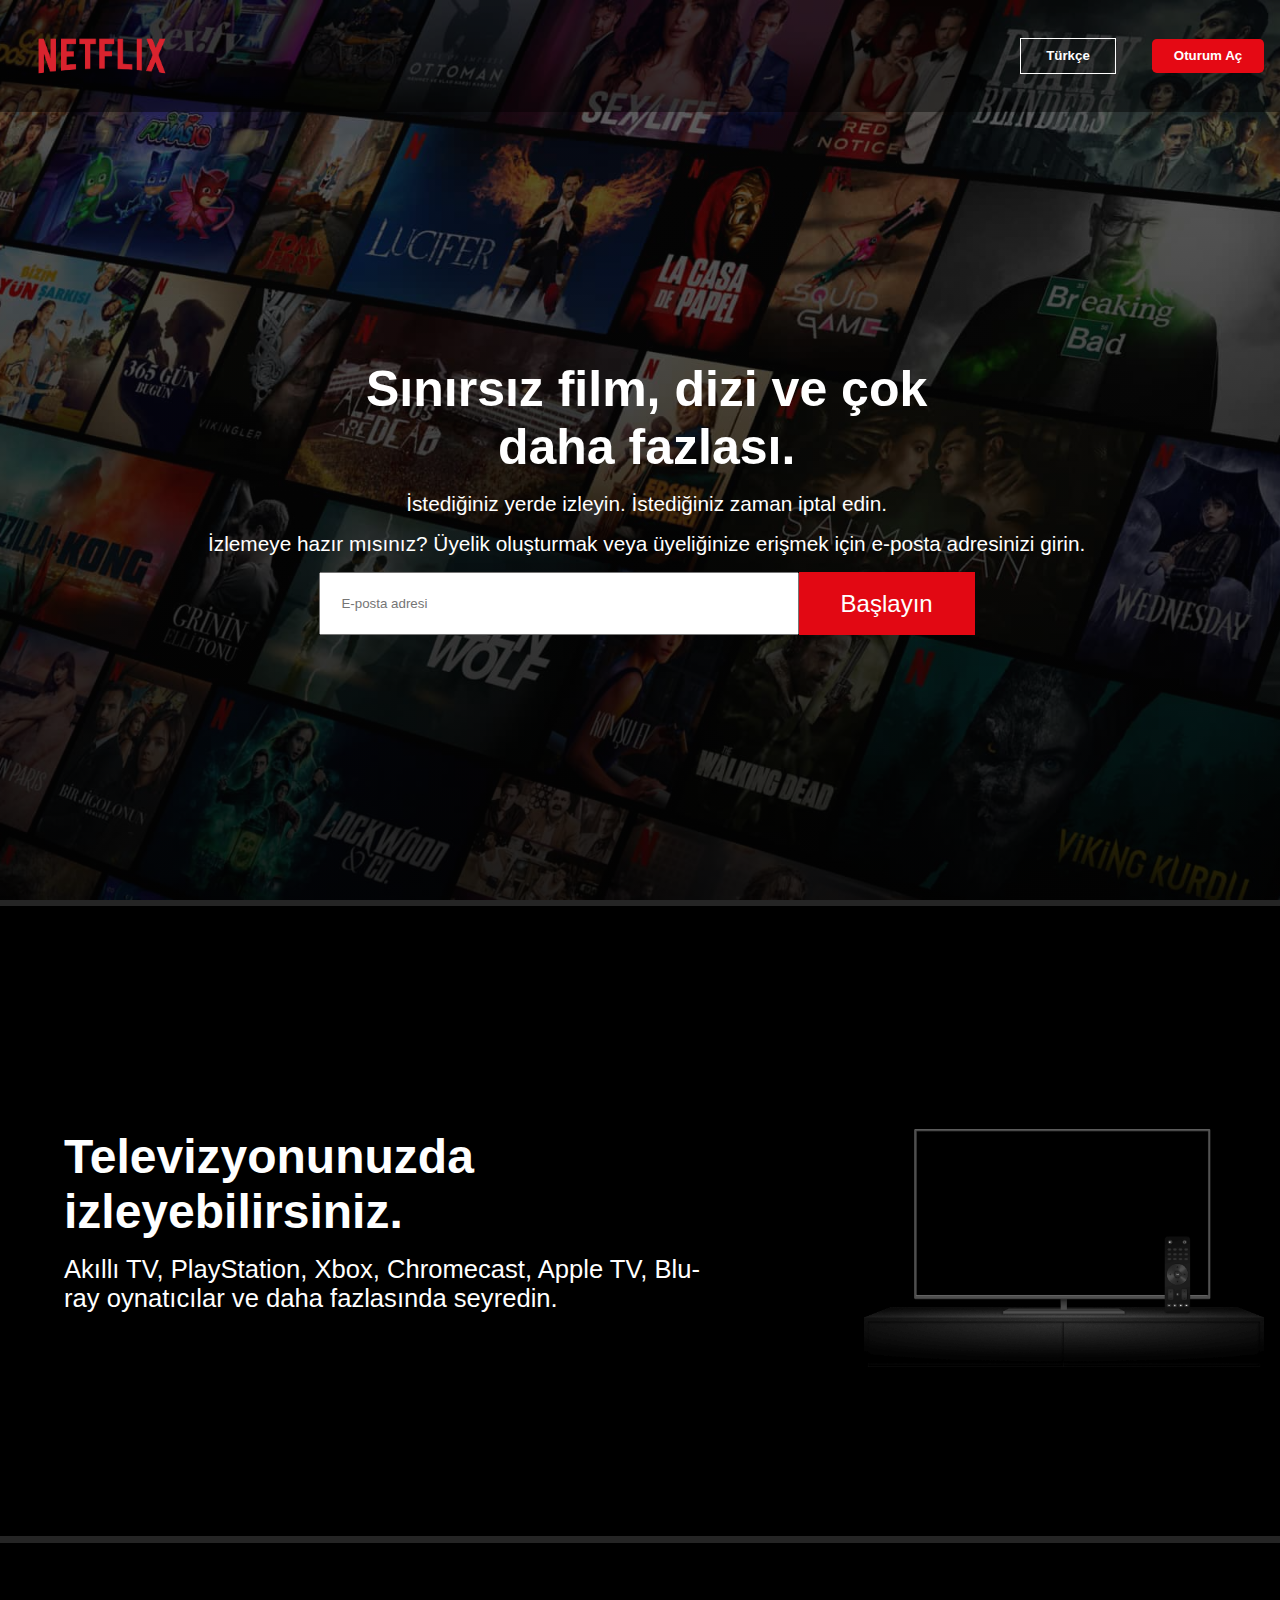
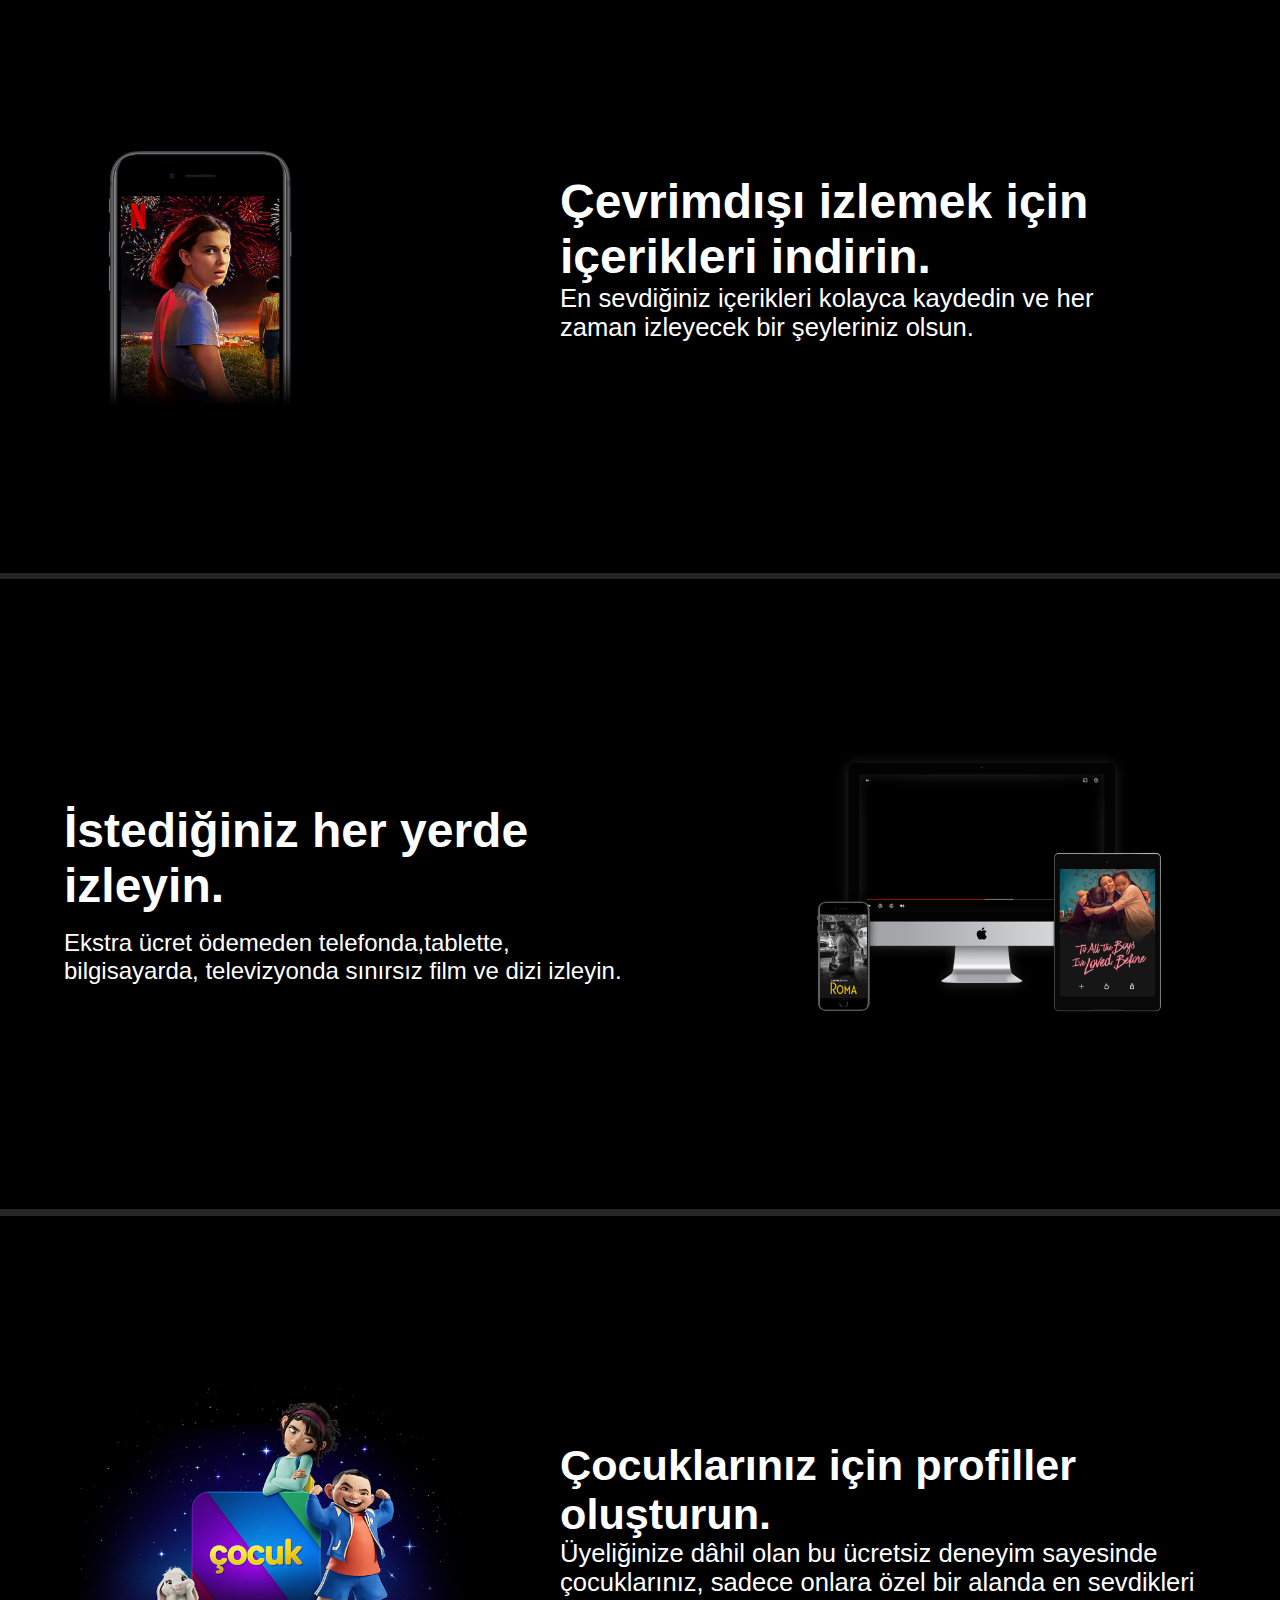
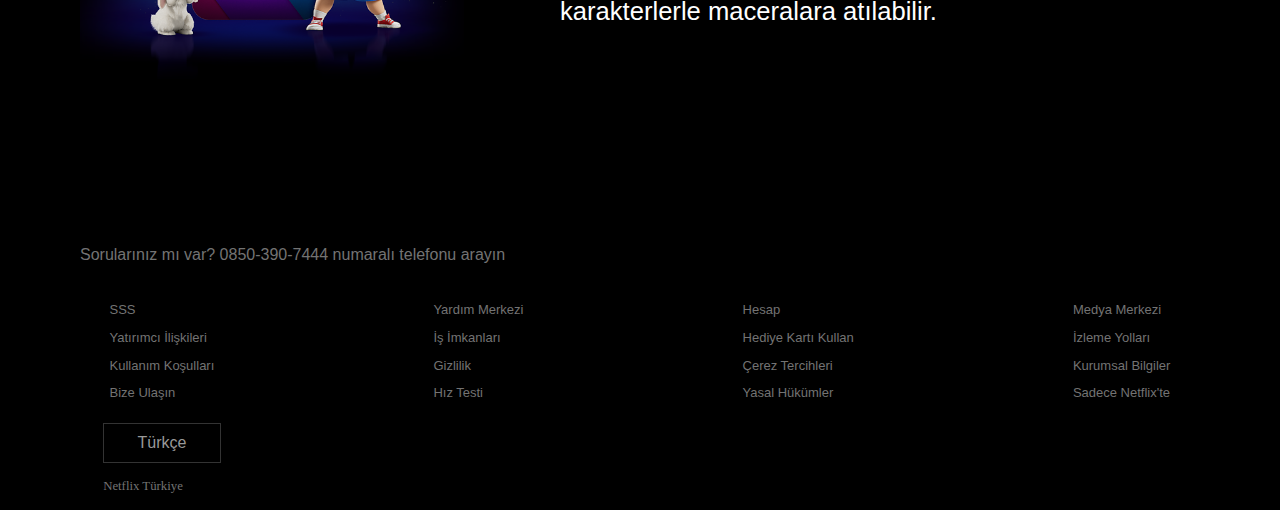
<file: index.html>
<!DOCTYPE html>
<html lang="en">

<head>
    <meta charset="UTF-8">
    <meta http-equiv="X-UA-Compatible" content="IE=edge">
    <meta name="viewport" content="width=device-width, initial-scale=1.0">
    <link rel="stylesheet" href="assets/index.css">
    <link rel="stylesheet" href="https://cdnjs.cloudflare.com/ajax/libs/font-awesome/6.3.0/css/all.min.css"
        integrity="sha512-SzlrxWUlpfuzQ+pcUCosxcglQRNAq/DZjVsC0lE40xsADsfeQoEypE+enwcOiGjk/bSuGGKHEyjSoQ1zVisanQ=="
        crossorigin="anonymous" referrerpolicy="no-referrer" />


    <title>Netflix</title>
</head>

<body>
    <div class="promotinal-container">
        <header>
            <img src="images/Netflix_Logo_PMS.png" alt="">
            <div class="header-buttons">
                <button><i class="fa-solid fa-globe"></i> Türkçe <i class="fa-solid fa-caret-down"></i></button>
                <a href="http://169.254.238.115:5501/login.html"><button>Oturum Aç</button></a>
            </div>
        </header>

        <div class="promotinal-text">
            <h3>Sınırsız film, dizi ve çok <br> daha fazlası.</h3>
            <p>İstediğiniz yerde izleyin. İstediğiniz zaman iptal edin.</p>
            <p>İzlemeye hazır mısınız? Üyelik oluşturmak veya üyeliğinize erişmek için e‑posta adresinizi girin.</p>

            <div class="promotinal-mail">
                <input type="email" placeholder="E-posta adresi">
                <button class="start-button">Başlayın <i class="fa-solid fa-chevron-right"></i></button>
            </div>

        </div>
    </div>

    <div class="cards">
        <div class="box1">
            <h2>Televizyonunuzda izleyebilirsiniz.</h2>
            <p>Akıllı TV, PlayStation, Xbox, Chromecast, Apple TV, Blu-ray oynatıcılar ve daha fazlasında seyredin.</p>
        </div>
        <div class="tv-image">
            <img src="images/tv.png" alt="" width="400px">
        </div>
    </div>


    <div class="cards">
        <div class="mobile-image">
            <img src="images/mobile-0819.jpg" alt="" width="400px">
        </div>
        <div class="mobile-box">
            <h2>Çevrimdışı izlemek için içerikleri indirin.</h2>
            <p>En sevdiğiniz içerikleri kolayca kaydedin ve her zaman izleyecek bir şeyleriniz olsun.</p>
        </div>

    </div>

    <div class="cards">
        <div class="all-devices">
            <h2>İstediğiniz her yerde izleyin.</h2>
            <p>Ekstra ücret ödemeden telefonda,tablette, bilgisayarda, televizyonda sınırsız film ve dizi izleyin.</p>
        </div>
        <div class="tv-image">
            <img src="images/device-pile.png" alt="" width="400px">
        </div>
    </div>


    <div class="cards">
        <div class="child-image">
            <img src="images/child.png" alt="" width="400px">
        </div>
        <div class="child-box">
            <h2>Çocuklarınız için profiller oluşturun.</h2>
            <p>Üyeliğinize dâhil olan bu ücretsiz deneyim sayesinde çocuklarınız, sadece onlara özel bir alanda en
                sevdikleri karakterlerle maceralara atılabilir.</p>
        </div>
    </div>

    <p class="footer-top">Sorularınız mı var? 0850-390-7444 numaralı telefonu arayın</p>
    <div class="footer-container">

        <div class="sec">
            <a href="">SSS</a>
            <a href="">Yatırımcı İlişkileri</a>
            <a href="">Kullanım Koşulları</a>
            <a href="">Bize Ulaşın</a>
            <button><i class="fa-solid fa-globe"></i> Türkçe <i class="fa-solid fa-caret-down"></i></button>
            <p>Netflix Türkiye</p>
        </div>

        <div class="sec">
            <a href="">Yardım Merkezi</a>
            <a href="">İş İmkanları</a>
            <a href="">Gizlilik</a>
            <a href="">Hız Testi</a>
        </div>

        <div class="sec">
            <a href="">Hesap</a>
            <a href="">Hediye Kartı Kullan</a>
            <a href="">Çerez Tercihleri</a>
            <a href="">Yasal Hükümler</a>
        </div>

        <div class="sec">
            <a href="">Medya Merkezi</a>
            <a href="">İzleme Yolları</a>
            <a href="">Kurumsal Bilgiler</a>
            <a href="">Sadece Netflix'te</a>
        </div>
    </div>

 

</body>

</html>
</file>
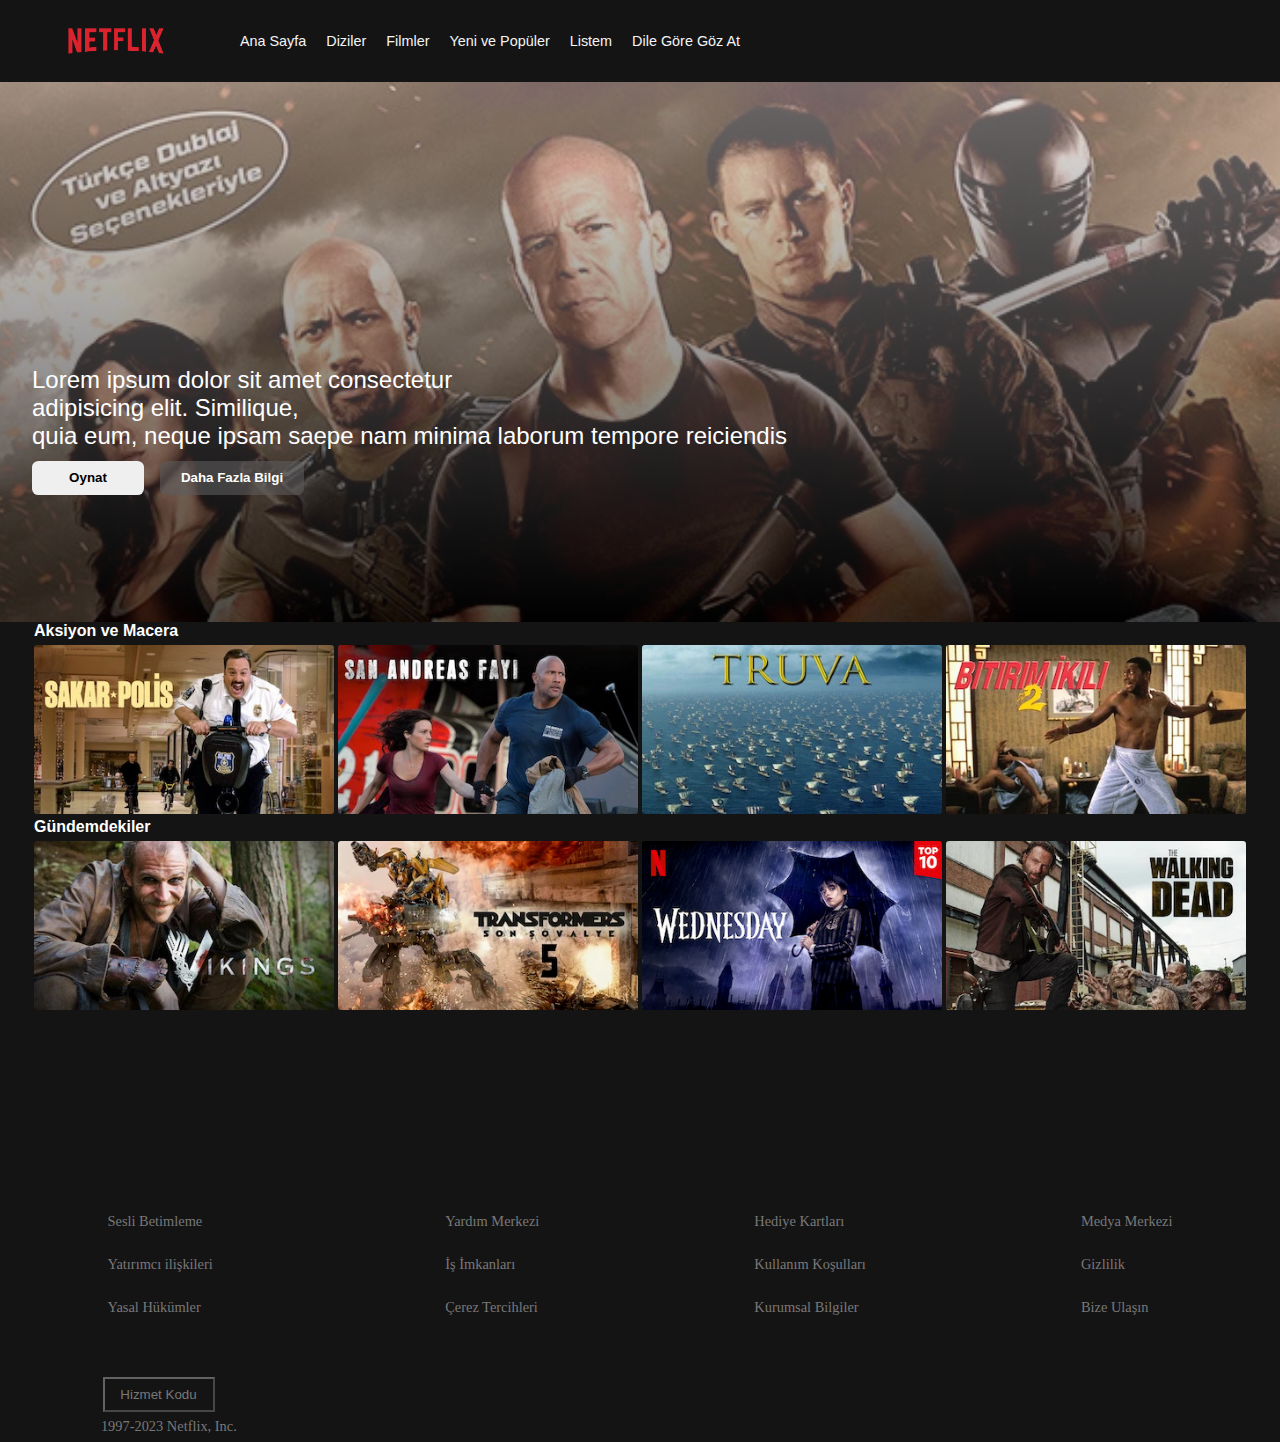
<file: browse.html>
<!DOCTYPE html>
<html lang="en">

<head>
    <meta charset="UTF-8">
    <meta http-equiv="X-UA-Compatible" content="IE=edge">
    <meta name="viewport" content="width=device-width, initial-scale=1.0">
    <link rel="stylesheet" href="assets/browse.css">
    <link rel="stylesheet" href="https://cdnjs.cloudflare.com/ajax/libs/font-awesome/6.3.0/css/all.min.css"
        integrity="sha512-SzlrxWUlpfuzQ+pcUCosxcglQRNAq/DZjVsC0lE40xsADsfeQoEypE+enwcOiGjk/bSuGGKHEyjSoQ1zVisanQ=="
        crossorigin="anonymous" referrerpolicy="no-referrer" />
    <title>Ana Sayfa</title>
    <link rel="icon" href="images/4375011_logo_netflix_icon.png" />

</head>

<body>

    <header>
        <img src="images/Netflix_Logo_PMS.png" alt="" width="120px">
        <!-- <h2>Netflix</h2> -->
        <nav>
            <ul>
                <li><a href="">Ana Sayfa</a></li>
                <li><a href="">Diziler</a></li>
                <li><a href="">Filmler</a></li>
                <li><a href="">Yeni ve Popüler</a></li>
                <li><a href="">Listem</a></li>
                <li><a href="">Dile Göre Göz At</a></li>


            </ul>

        </nav>
        <div class="search">
            <ul>

                <li><a href="" class="search-icon"><i class="fa-solid fa-magnifying-glass"></i></a></li>
                <input type="text" class="search-input">
                <li class="notification"><a href=""><i class="fa-regular fa-bell"></i></a></li>
                <div class="notification-text">
                    Yeni bildirim yok
                </div>
            </ul>

        </div>

    </header>


    <section>
        <div class="movie">
            <p>Lorem ipsum dolor sit amet consectetur <br> adipisicing elit. Similique, <br> quia eum, neque ipsam saepe
                nam minima laborum tempore reiciendis</p>
            <button type="button"> <i class="fa-solid fa-play"></i> Oynat</button>
            <button class="info" type="button"> <i class="fa-solid fa-circle-info"></i> Daha Fazla Bilgi</button>
        </div>
    </section>

    <main>

        <div class="movie-page">

            <div class="action">
                <h4 class="category-title">
                    Aksiyon ve Macera
                </h4>
                <img src="images/AAAABfsc4i-lJ7kvSv_jwjgCcw6EXqk_qjOA-L7Wao7-W9kgxt-qMG1P0EqEQDlkpJCqnB5WvdZ4p0lKXMz-iQOenRkkuBaPIhDd6Uk.jpg"
                    alt="">
                <img src="images/AAAABbTj-c2xW4Bj0YUc2v83uUrBzc5tiAUUGVKdEdhnV--OWzoCiKiamwoQXkbmGOv6nLfjTYxe7eaSQY7D9rxBPkTJqI5f9Cu8pZ4.jpg"
                    alt="">
                <img src="images/AAAABezE0lte7ShSk7hDvwP09orC5wvrY1rkTGUjnjNv0Q-g2Ph0va_cPLvqXU7fyFpKI6e6iJjXmn2pK7v5ERwKisibgCiVZvslWlA.jpg"
                    alt="">
                <img src="images/AAAABVXmcsoiuw1tw9KCTSRw6vx_wX_U7VpaxSylv4YJNjlvBPHyIcA8Yj2MJqhdrsuhsus_ZOQPQQqukCKkHU13Xpiuze1NAg9Rt9M.jpg"
                    alt="">

            </div>

            <div class="agenda">
                <h4 class="category-title">
                    Gündemdekiler
                </h4>
                <img src="images/AAAABbDqvGygDZo5eywiBbV-oKuhBjOUCPZbVTgXiJUboymKfU_RTeFc-R5qWDJuOvDrns68Ahnx8wRbdhRs8M8R5GFnRVtyMGRw.jpg"
                    alt="">
                <img src="images/AAAABQl4tWPCyxjPsBy4uU65XHLKLCu5Lu42cdm6hNHx5ph3bIgEAv4Tws33E4-DqWeL5b1JFUXOul9pSVJQUkE7XmQIbIm4bNSn.png"
                    alt="">
                <img src="images/AAAABW1IBiR27_qKafiKN5fd6SzQYPWhJWNPdE-646jpL7hDo4dRHvKuPlxyzp8R-kh7yG22HBtir8T-Jv3-RyC0TGeOhDyz5X8p.png"
                    alt="">
                <img src="images/AAAABQv-E0e7Msi7sgp50TKwrAlWNVIpjZ7gtCvaNv3mf0uPsOQq9AskTMHiXeREtgdYrZmITQHgkx0piOwcQjMh_-l4yeGw235wpjc.jpg"
                    alt="">
            </div>


        </div>
    </main>

    <div class="social-links">
        <a href=""><i class="fa-brands fa-facebook"></i></a>
        <a href=""><i class="fa-brands fa-instagram"></i></a>
        <a href=""><i class="fa-brands fa-twitter"></i></a>
        <a href=""><i class="fa-brands fa-youtube"></i></a>
    </div>

    <footer>


        <div class="sec">
            <a href="">Sesli Betimleme</a>
            <a href="">Yatırımcı ilişkileri</a>
            <a href="">Yasal Hükümler</a>
            <button type="button">Hizmet Kodu</button>
            <p class="footer-text">1997-2023 Netflix, Inc.</p>
        </div>

        <div class="sec">
            <a href="">Yardım Merkezi</a>
            <a href="">İş İmkanları</a>
            <a href="">Çerez Tercihleri</a>
        </div>

        <div class="sec">
            <a href="">Hediye Kartları</a>
            <a href="">Kullanım Koşulları</a>
            <a href="">Kurumsal Bilgiler</a>
        </div>

        <div class="sec">
            <a href="">Medya Merkezi</a>
            <a href="">Gizlilik</a>
            <a href="">Bize Ulaşın</a>
        </div>

    </footer>

</body>

</html>
</file>
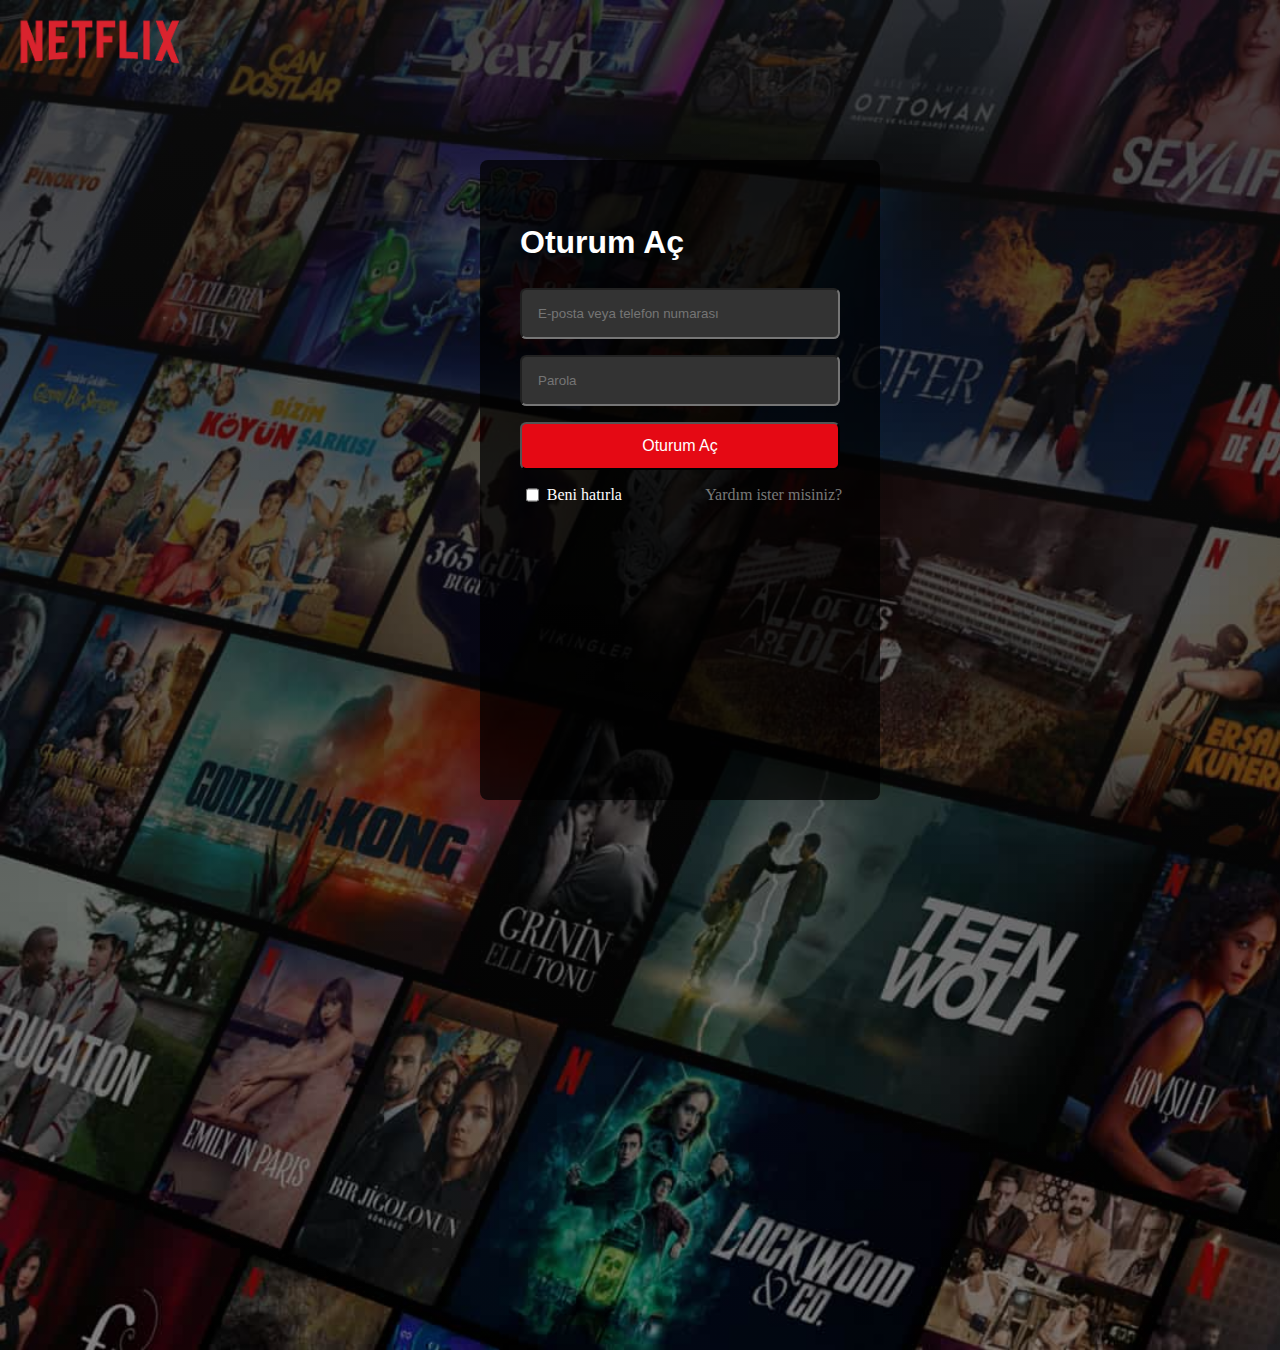
<file: login.html>
<!DOCTYPE html>
<html lang="en">
<head>
    <meta charset="UTF-8">
    <meta http-equiv="X-UA-Compatible" content="IE=edge">
    <meta name="viewport" content="width=device-width, initial-scale=1.0">
    <link rel="stylesheet" href="https://cdnjs.cloudflare.com/ajax/libs/font-awesome/6.3.0/css/all.min.css"
    integrity="sha512-SzlrxWUlpfuzQ+pcUCosxcglQRNAq/DZjVsC0lE40xsADsfeQoEypE+enwcOiGjk/bSuGGKHEyjSoQ1zVisanQ=="
    crossorigin="anonymous" referrerpolicy="no-referrer"/>
    <link rel="stylesheet" href="assets/login.css">
    <link rel="icon" href="/images/4375011_logo_netflix_icon.png">
    <title>Netflix Login</title>
</head>
<body>
    
    <header>
        <img src="../images/Netflix_Logo_PMS.png" alt="" width="200px">
    </header>

    <div class="login-container">
        <div class="user-data">
            <h2>Oturum Aç</h2>
            <input type="email" placeholder="E-posta veya telefon numarası">
            <input type="password" placeholder="Parola">
        </div>
        <div class="sign">
           <a href="http://169.254.238.115:5501/browse.html"><button class="sign-button"> Oturum Aç</button></a> 
        </div>
        <div class="login-footer">
            <input type="checkbox" placeholder="Beni hatırla" class="check"> <p>Beni hatırla</p> 
            <a href="">Yardım ister misiniz?</a>
        </div>
    </div>
</body>
</html>
</file>
<file: assets/index.css>
* {
    padding: 0;
    margin: 0;
    box-sizing: border-box;
}


body {
    background-color: #252525;

}

/* Navbar */

header {
    display: flex;
    justify-content: space-between;
    align-items: center;
    background-color: rgba(0, 0, 0, 0.445);
    width: 100%;
}

header img {
    width: 160px;
    margin: 1.4rem;
}


.header-buttons button:first-child {
    width: 6rem;
    padding: .6rem;
    margin: 1rem;
    background-color: transparent;
    border: 1px solid white;
    color: white;
    font-weight: bold;

}

.header-buttons button:last-child {
    color: white;
    background-color: #E50914;
    border-radius: .3rem;
    border: none;
    padding: .6rem;
    width: 7rem;
    margin: 1rem;
    font-weight: bold;
    cursor: pointer;
}

/* Navbar End*/




/* Promotinal */

/*  */
.promotinal-container {
    background: linear-gradient(rgba(8, 8, 8, 0.5), rgba(2, 2, 2, 0.836)), url("../images/TR-tr-20230206-popsignuptwoweeks-perspective_alpha_website_medium.jpg");
    /* background-image: url(images/TR-tr-20230206-popsignuptwoweeks-perspective_alpha_website_medium.jpg); */
    height: 100vh;
    background-position: center;
    background-repeat: no-repeat;
    background-size: cover;
}

.promotinal-text {
    color: white;
    position: absolute;
    top: 40%;
    left: 13rem;
    text-align: center;
    font-size: 1.3rem;

}

.promotinal-text h3 {
    font-size: 3.125rem;
    font-family: sans-serif;
    margin-bottom: 1rem;
}

.promotinal-text p {
    margin-bottom: 1rem;
    font-family: sans-serif;
}

.promotinal-mail input {
    width: 30rem;
    padding: 1.3rem;

}

.start-button {
    padding: 1.1rem;
    width: 11rem;
    color: white;
    background-color: #E20813;
    border: none;
    font-size: 1.5rem;
    cursor: pointer;
}

.promotinal-mail {
    display: flex;
    justify-content: center;
}

.start-button:hover {
    background-color: #e20813b4;
}



/* Promotinol is complate */


/* card 1 */

.cards {
    margin-top: .4rem;
    background-color: black;
    color: white;
    height: 70vh;
    display: flex;
    align-items: center;
    font-family: sans-serif;
}

.box1 {
    display: flex;
    flex-direction: column;
    width: 40rem;
    margin-right: 10rem;
    margin-left: 4rem;
}

.box1 h2 {
    padding-bottom: 1rem;
    font-size: 3rem;
}

p:last-child {
    font-size: 1.6rem;
}
/* card 1 End*/


/* card 2 */
.offline-mobile {
    margin-top: .4rem;
    background-color: black;
    color: white;
    display: flex;
    align-items: center;


}

.mobile-image {
    margin-right: 10rem;
}

.mobile-box {
    width: 35rem;
    font-size: 2rem;
}


/* card 2 End*/


/* card 3 */

.all-devices {
    display: flex;
    flex-direction: column;
    width: 35rem;
    margin-right: 10rem;
    margin-left: 4rem;
    font-size: 2rem;
}

.all-devices p {
    font-size: 1.5rem;
    margin-top: 1rem;
}

/* card 3 End*/




/* card 4 */



.child-box {
    margin-top: .4rem;
    background-color: black;
    color: white;
    display: flex;
    align-items: center;
    flex-direction: column;
    width: 40rem;
    font-size: 1.8rem;
    margin-left: 5rem;
}

.child-image {
    margin-left: 5rem;
}


/* card 4 End*/



/* footer */

.footer-container {
    background-color: black;
    display: flex;
    justify-content: space-around;
}

.sec {
    margin-top: 2rem;
    display: flex;
    flex-direction: column;

}

.sec a {
    color: #737373;
    padding: .4rem;
    text-decoration: none;
    font-size: 13px;
    font-family: sans-serif;
}


.sec a:hover {
    text-decoration: underline;
}

.sec button {
    background-color: #000;
    border: 1px solid #333;
    color: #999;
    font-size: 16px;
    padding: 10px 15px;
    margin-top: 1rem;
}

.sec p {
    margin-top: 1rem;
    font-size: .8rem;
    color: #737373;
    margin-bottom: 1rem;
}

.footer-top {
    background-color: black;
    color: #737373;
    padding-left: 5rem;
    font-family: sans-serif;
}


/* footer End*/
</file>
<file: assets/browse.css>
* {
    padding: 0;
    margin: 0;
    box-sizing: border-box;

}

body {
    background-color: #141414;
}

/* NAVBAR */

header {
    display: flex;
    align-items: center;
    justify-content: space-around;
    padding: 1rem 2rem;
    position: sticky;
    top: 0%;
    background-color: #141414;
    z-index: 1;
}


nav ul li {
    display: inline-block;
    margin-left: 1rem;
}

nav ul li a {
    text-decoration: none;
    list-style-type: none;
    color: whitesmoke;
    transition: 400ms;
    font-family: sans-serif;
    font-size: .9rem;
}

nav ul li a:hover {
    color: gray;
}

.search {
    margin-left: 25rem;
}

.search ul li {
    color: white;
    display: inline-block;
    color: white;
    list-style-type: none;
    padding: .5rem;

}

.search a {
    color: white;
    text-decoration: none;
    font-size: 1.2rem;
}


.notification-text {
    display: none;
}

.notification:hover+.notification-text {
    display: block;
    color: #797879;
    background-color: rgba(0, 0, 0, 0.774);
    width: 25rem;
    height: 7rem;
    position: absolute;
    transform: translate(-330px, 0px);
    text-align: center;
    line-height: 7rem;
    border: 1px solid;
    border-bottom: white;
}

.search-input {
    display: none;
}

.search-icon:hover+input {
    display: block;
}

/* NAVBAR END*/





/* MOVİE CATEGORY */


.category-title {
    font-family: sans-serif;
    color: white;
    margin-left: 1.rem;
    margin-bottom: .3rem;
}


.movie {
    background: linear-gradient(rgba(212, 204, 204, 0.5), rgba(0, 0, 0, .7)), url("/images/20449153.jpg");
    background-position: center;
    height: 60vh;
    background-repeat: no-repeat;
    background-size: cover;
    color: white;
}

.movie p {
    position: absolute;
    bottom: 50%;
    left: 2rem;
    font-size: 1.5rem;
    font-family: sans-serif;
}


.movie button {
    position: absolute;
    bottom: 45%;
    left: 2rem;
    width: 7rem;
    padding: .6rem;
    border-radius: .4rem;
    outline: none;
    font-weight: bold;
    cursor: pointer;
    border: none;
}


.movie .info {
    position: absolute;
    bottom: 45%;
    left: 10rem;
    width: 9rem;
    padding: .6rem;
    border-radius: .4rem;
    background-color: rgba(94, 92, 92, 0.6);
    color: white;

}

button:hover {
    background-color: rgba(158, 155, 155, 0.589);
}

.movie-page {
    display: flex;
    flex-direction: column;
    align-items: center;
    width: 100%;
}

.movie-page img {
    width: 300px;
    border-radius: .2rem;

}

.movie-page img:hover {
    transform: scale(1.1);
}




/* MOVİE CATEGORY */






/* FOOTER */
footer {
    display: flex;
    justify-content: space-around;
}

.social-links {
    margin-top: 10rem;
    margin-left: 7rem;
}

.social-links a {
    color: white;
    padding: .6rem;
    font-size: 1.4rem;
}


.sec {
    display: flex;
    flex-direction: column;
    font-size: .9rem;

}

.sec a {
    color: #797879;
    text-decoration: none;
    padding: 13px;
}

.sec a:hover {
    text-decoration: underline;

}

.footer-text {
    color: #797879;
    margin: .4rem;


}

.sec button {
    background-color: transparent;
    color: #797879;
    border-color: rgba(255, 255, 255, 0.329);
    width: 7rem;
    margin-left: .5rem;
    padding: .5rem;
    margin-top: 3rem;
}

.sec button:hover {
    color: white;
}

/* FOOTER END*/
</file>
<file: assets/login.css>
*{
    padding: 0;
    margin: 0;
    box-sizing: border-box;
}

body{
    background: linear-gradient(rgba(15, 15, 15, 0.719) , rgba(0, 0, 0, 0.336)) , url("../images/login_background.jpg");
    background-repeat: no-repeat;
    background-size: cover;
    height: 150vh;


}



.login-container{
    display: flex;
    flex-direction: column;
    align-items: center;
    color: white;
    transform: translate(0px , 10rem);
    background-color: rgba(0, 0, 0, 0.712);
    width: 25rem;
    height: 40rem;
    position: absolute;
    left: 30rem;
    top: 0%;
    border-radius: .5rem;
    justify-content: start;
}


/* LOGİN CONTENT */


.user-data{
    display: flex;
    flex-direction: column;
    justify-content: center;
    margin-top: 4rem;
    

}

.user-data h2{
    font-family: sans-serif;
    padding-bottom: 1.7rem;
    font-size: 2rem;
}

.user-data input{
    padding: 1rem;
    width: 20rem;
    margin-bottom: 1rem;
    background-color: #333333;
    outline: none;
    border-radius: .4rem;
    color: white;
}


.sign button{
    width: 20rem;
    padding: .8rem;
    font-size: 1rem;
    font-family: sans-serif;
    background-color: #E50914;
    color: white;
    border-radius: .4rem;
    cursor: pointer;
}

.login-footer{
    display: flex;
}

.login-footer a{
    margin-left: 5.2rem;
    margin-top: 1rem;
    color: #787978;
    text-decoration: none;

}
.login-footer a:hover{
    text-decoration: underline;
}
.login-footer p , .check{
    margin-top: 1rem;
    margin-left: .5rem;
}
/* LOGİN CONTENT END*/
</file>
